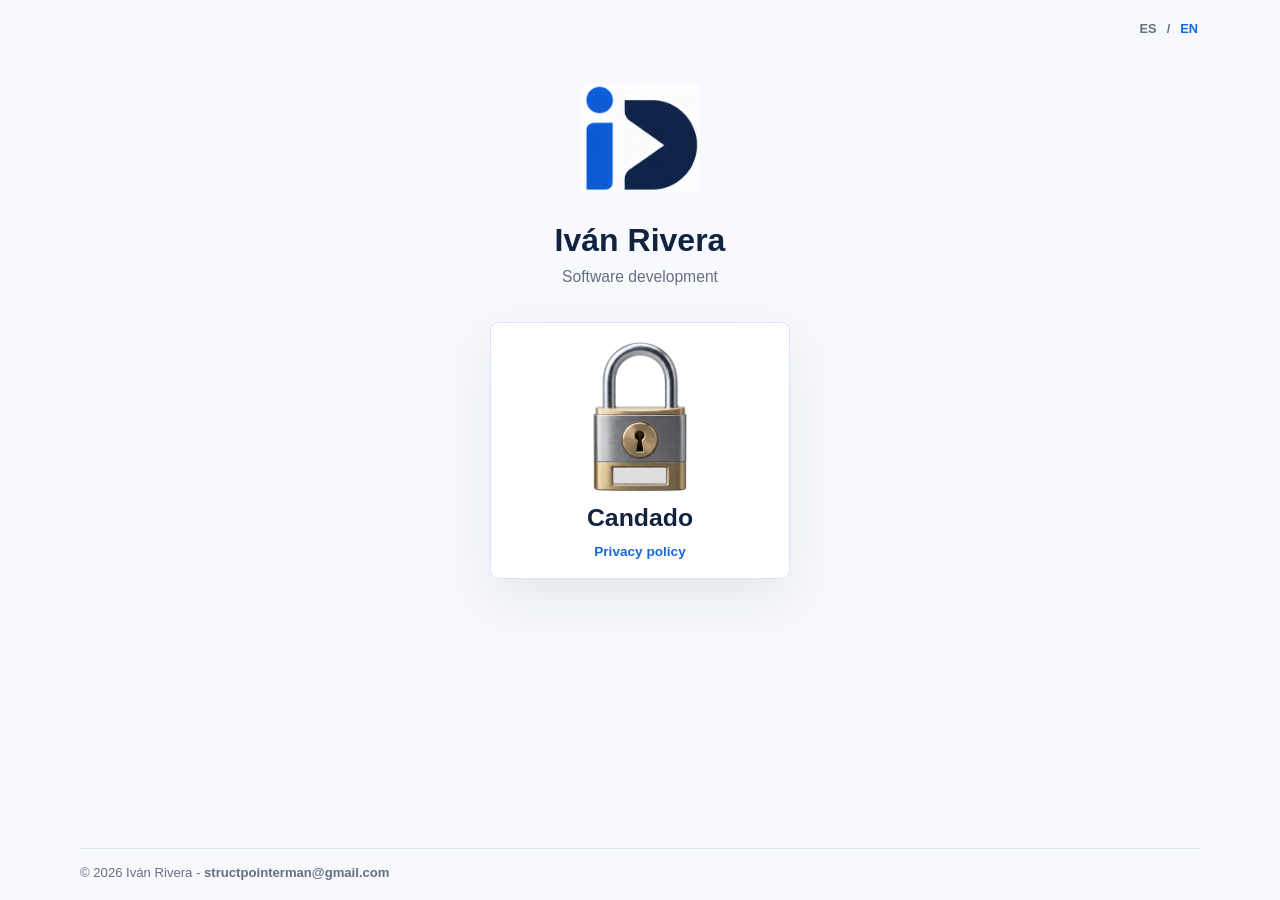
<file: index.html>
<!doctype html>
<html lang="es">
<head>
  <meta charset="utf-8">
  <meta name="viewport" content="width=device-width, initial-scale=1">
  <meta name="description" content="Iván Rivera, desarrollo de software.">
  <title>Iván Rivera | Desarrollo de software</title>
  <link rel="icon" type="image/png" href="idev.png">
  <link rel="stylesheet" href="styles.css">
</head>
<body class="home-page">
  <header class="site-header home-header">
    <div class="language-switch" aria-label="Selector de idioma">
      <button class="language-button is-active" type="button" data-language="es">ES</button>
      <span aria-hidden="true">/</span>
      <button class="language-button" type="button" data-language="en">EN</button>
    </div>
  </header>

  <main>
    <section class="intro" aria-labelledby="page-title">
      <img class="hero-logo" src="idev.png" alt="Logo">
      <h1 id="page-title">Iván Rivera</h1>
      <p class="intro-copy" data-es="Desarrollo de software" data-en="Software development">Desarrollo de software</p>
    </section>

    <section class="apps-section">
      <article class="app-card">
        <div class="app-icon-wrap">
          <img class="app-icon" src="candado.png" alt="Icono de Candado">
        </div>
        <div class="app-details">
          <h3>Candado</h3>
          <a class="privacy-link" href="candado/privacy.html" data-es="Políticas de privacidad" data-en="Privacy policy">Políticas de privacidad</a>
        </div>
      </article>
    </section>
  </main>

  <footer class="site-footer">
    <span>© 2026 Iván Rivera - <a class="email-link" href="#" aria-label="Correo electrónico"></a></span>
  </footer>

  <script src="script.js"></script>
</body>
</html>
</file>
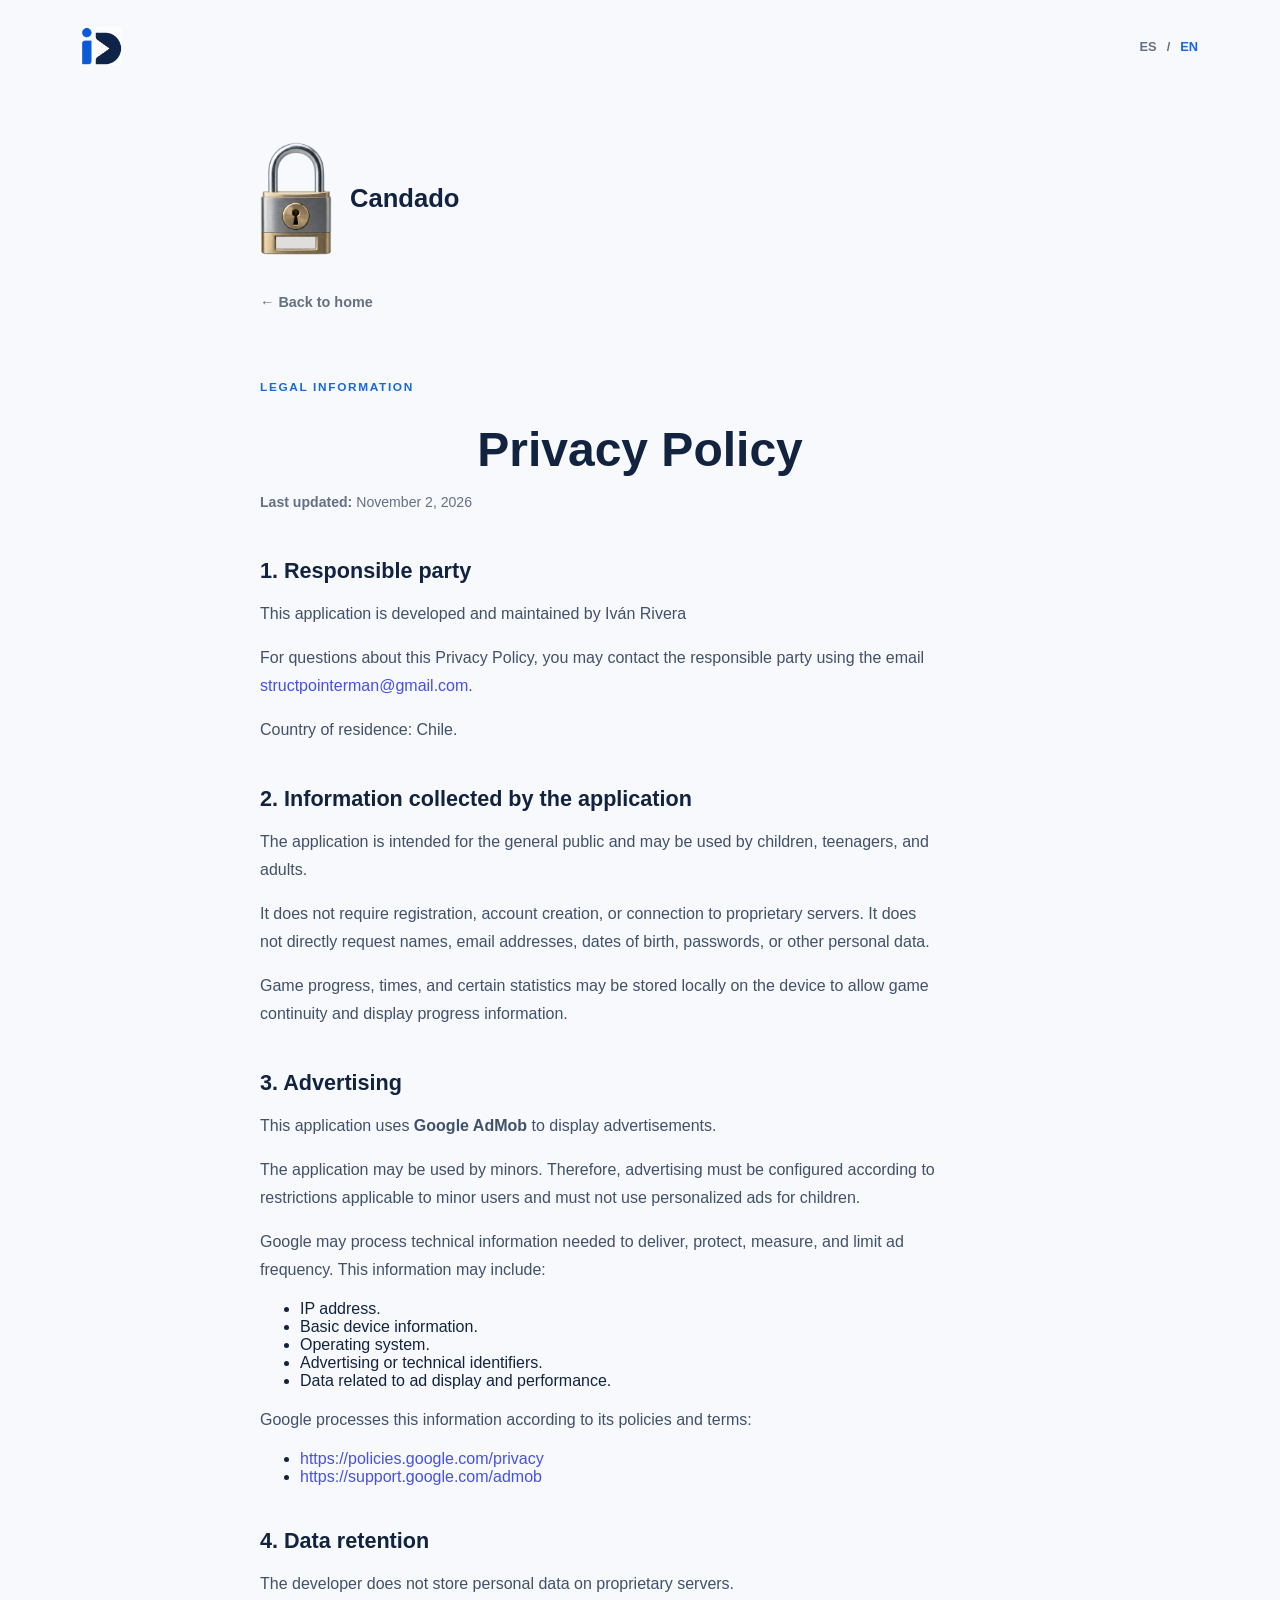
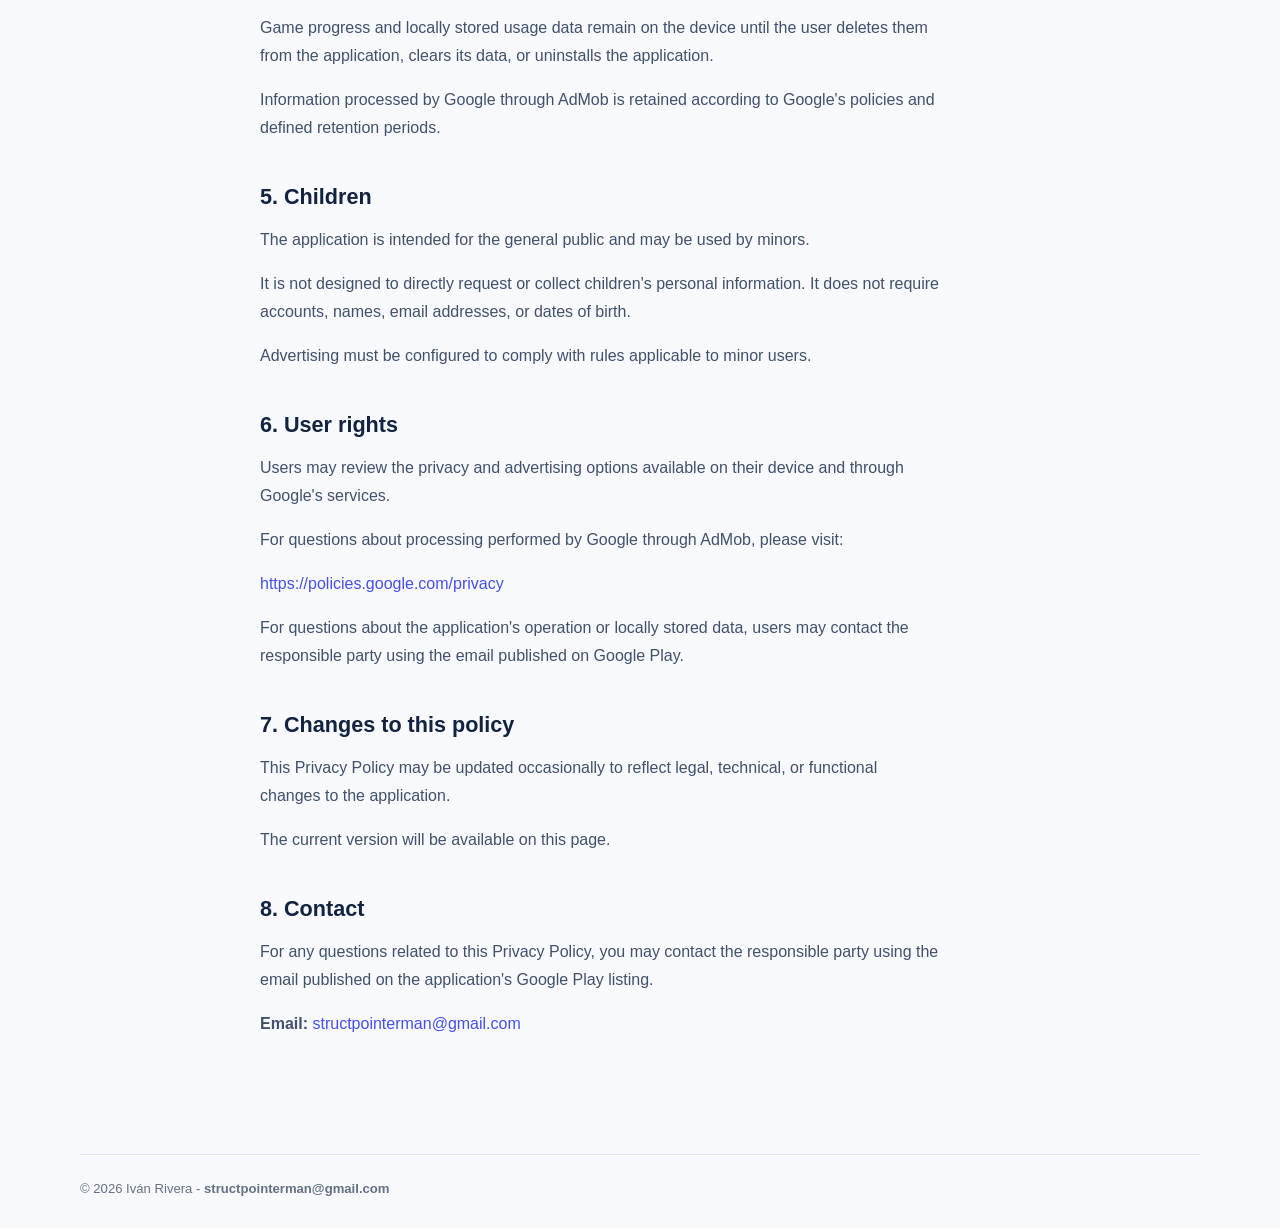
<file: privacy.html>
<!doctype html>
<html lang="es">
<head>
  <meta charset="utf-8">
  <meta name="viewport" content="width=device-width, initial-scale=1">
  <meta name="description" content="Políticas de privacidad de las aplicaciones de Iván Rivera.">
  <title>Políticas de privacidad | Iván Rivera</title>
  <link rel="icon" type="image/png" href="idev.png">
  <link rel="stylesheet" href="styles.css">
</head>
<body>
  <header class="site-header">
    <a class="brand" href="index.html" aria-label="Ir al inicio">
      <img src="idev.png" alt="Logo">
    </a>
    <div class="language-switch" aria-label="Selector de idioma">
      <button class="language-button is-active" type="button" data-language="es">ES</button>
      <span aria-hidden="true">/</span>
      <button class="language-button" type="button" data-language="en">EN</button>
    </div>
  </header>

  <main class="legal-page">
    <div class="privacy-app">
      <img src="candado.png" alt="Icono de Candado">
      <strong>Candado</strong>
    </div>
    <a class="back-link" href="index.html">← <span data-es="Volver al inicio" data-en="Back to home">Volver al inicio</span></a>

    <article class="legal-content" data-content="es">
      <p class="eyebrow">Información legal</p>
      <h1>Política de Privacidad</h1>
      <p class="updated"><strong>Última actualización:</strong> 2 de noviembre de 2026</p>
      <h2>1. Responsable</h2>
      <p>Esta aplicación es desarrollada y mantenida por Iván Rivera.</p>
      <p>Para consultas sobre esta Política de Privacidad, puede contactarse mediante el correo <a class="email-link" href="#" aria-label="Correo electrónico"></a></p>
      <p>País de residencia: Chile.</p>
      <h2>2. Información recopilada por la aplicación</h2>
      <p>La aplicación está destinada al público general y puede ser utilizada por niños, adolescentes y adultos.</p>
      <p>No requiere registro, creación de cuentas ni conexión con servidores propios. Tampoco solicita directamente nombres, correos electrónicos, fechas de nacimiento, contraseñas u otros datos personales.</p>
      <p>El progreso del juego, los tiempos y determinadas estadísticas pueden almacenarse localmente en el dispositivo para permitir la continuidad de la partida y mostrar información de progreso.</p>
      <h2>3. Publicidad</h2>
      <p>Esta aplicación utiliza <strong>Google AdMob</strong> para mostrar anuncios.</p>
      <p>La aplicación puede ser utilizada por menores de edad. Por ello, la publicidad debe configurarse de acuerdo con las restricciones aplicables a usuarios menores y no debe utilizar anuncios personalizados para niños.</p>
      <p>Google puede procesar información técnica necesaria para entregar, proteger, medir y limitar la frecuencia de los anuncios. Esta información puede incluir:</p>
      <ul>
        <li>Dirección IP.</li>
        <li>Información básica del dispositivo.</li>
        <li>Sistema operativo.</li>
        <li>Identificadores publicitarios o técnicos.</li>
        <li>Datos relacionados con la visualización y el rendimiento de los anuncios.</li>
      </ul>
      <p>El tratamiento de esta información es realizado por Google conforme a sus políticas y condiciones:</p>
      <ul>
        <li><a href="https://policies.google.com/privacy" target="_blank" rel="noopener noreferrer">https://policies.google.com/privacy</a></li>
        <li><a href="https://support.google.com/admob" target="_blank" rel="noopener noreferrer">https://support.google.com/admob</a></li>
      </ul>
      <h2>4. Conservación de datos</h2>
      <p>El desarrollador no almacena datos personales en servidores propios.</p>
      <p>El progreso y los datos de uso del juego guardados localmente permanecen en el dispositivo hasta que el usuario los elimine desde la aplicación, borre sus datos o desinstale la aplicación.</p>
      <p>La información procesada por Google mediante AdMob se conserva conforme a las políticas y periodos de retención definidos por Google.</p>
      <h2>5. Menores de edad</h2>
      <p>La aplicación es de público general y puede ser utilizada por menores de edad.</p>
      <p>No está diseñada para solicitar ni recopilar directamente información personal de niños. No requiere cuentas, nombres, correos electrónicos ni fechas de nacimiento.</p>
      <p>La publicidad debe configurarse para cumplir las normas aplicables a usuarios menores de edad.</p>
      <h2>6. Derechos de los usuarios</h2>
      <p>Los usuarios pueden consultar las opciones de privacidad y publicidad disponibles en su dispositivo y en los servicios de Google.</p>
      <p>Para consultas relacionadas con el tratamiento realizado por Google mediante AdMob, pueden consultar:</p>
      <p><a href="https://policies.google.com/privacy" target="_blank" rel="noopener noreferrer">https://policies.google.com/privacy</a></p>
      <p>Para consultas sobre el funcionamiento de la aplicación o los datos almacenados localmente, pueden contactar al responsable mediante el correo publicado en Google Play.</p>
      <h2>7. Cambios en esta política</h2>
      <p>Esta Política de Privacidad puede actualizarse ocasionalmente para reflejar cambios legales, técnicos o funcionales de la aplicación.</p>
      <p>La versión vigente estará disponible en esta misma página.</p>
      <h2>8. Contacto</h2>
      <p>Para cualquier consulta relacionada con esta Política de Privacidad, puede contactar al responsable mediante el correo publicado en la ficha de la aplicación en Google Play.</p>
      <p><strong>Correo electrónico:</strong> <a class="email-link" href="#" aria-label="Correo electrónico"></a></p>
    </article>

    <article class="legal-content is-hidden" data-content="en">
      <p class="eyebrow">Legal information</p>
      <h1>Privacy Policy</h1>
      <p class="updated"><strong>Last updated:</strong> November 2, 2026</p>
      <h2>1. Responsible party</h2>
      <p>This application is developed and maintained by Iván Rivera</p>
      <p>For questions about this Privacy Policy, you may contact the responsible party using the email <a class="email-link" href="#" aria-label="Correo electrónico"></a>.</p>
      <p>Country of residence: Chile.</p>
      <h2>2. Information collected by the application</h2>
      <p>The application is intended for the general public and may be used by children, teenagers, and adults.</p>
      <p>It does not require registration, account creation, or connection to proprietary servers. It does not directly request names, email addresses, dates of birth, passwords, or other personal data.</p>
      <p>Game progress, times, and certain statistics may be stored locally on the device to allow game continuity and display progress information.</p>
      <h2>3. Advertising</h2>
      <p>This application uses <strong>Google AdMob</strong> to display advertisements.</p>
      <p>The application may be used by minors. Therefore, advertising must be configured according to restrictions applicable to minor users and must not use personalized ads for children.</p>
      <p>Google may process technical information needed to deliver, protect, measure, and limit ad frequency. This information may include:</p>
      <ul>
        <li>IP address.</li>
        <li>Basic device information.</li>
        <li>Operating system.</li>
        <li>Advertising or technical identifiers.</li>
        <li>Data related to ad display and performance.</li>
      </ul>
      <p>Google processes this information according to its policies and terms:</p>
      <ul>
        <li><a href="https://policies.google.com/privacy" target="_blank" rel="noopener noreferrer">https://policies.google.com/privacy</a></li>
        <li><a href="https://support.google.com/admob" target="_blank" rel="noopener noreferrer">https://support.google.com/admob</a></li>
      </ul>
      <h2>4. Data retention</h2>
      <p>The developer does not store personal data on proprietary servers.</p>
      <p>Game progress and locally stored usage data remain on the device until the user deletes them from the application, clears its data, or uninstalls the application.</p>
      <p>Information processed by Google through AdMob is retained according to Google's policies and defined retention periods.</p>
      <h2>5. Children</h2>
      <p>The application is intended for the general public and may be used by minors.</p>
      <p>It is not designed to directly request or collect children's personal information. It does not require accounts, names, email addresses, or dates of birth.</p>
      <p>Advertising must be configured to comply with rules applicable to minor users.</p>
      <h2>6. User rights</h2>
      <p>Users may review the privacy and advertising options available on their device and through Google's services.</p>
      <p>For questions about processing performed by Google through AdMob, please visit:</p>
      <p><a href="https://policies.google.com/privacy" target="_blank" rel="noopener noreferrer">https://policies.google.com/privacy</a></p>
      <p>For questions about the application's operation or locally stored data, users may contact the responsible party using the email published on Google Play.</p>
      <h2>7. Changes to this policy</h2>
      <p>This Privacy Policy may be updated occasionally to reflect legal, technical, or functional changes to the application.</p>
      <p>The current version will be available on this page.</p>
      <h2>8. Contact</h2>
      <p>For any questions related to this Privacy Policy, you may contact the responsible party using the email published on the application's Google Play listing.</p>
      <p><strong>Email:</strong> <a class="email-link" href="#" aria-label="Email"></a></p>
    </article>
  </main>

  <footer class="site-footer">
    <span>© 2026 Iván Rivera - <a class="email-link" href="#" aria-label="Correo electrónico"></a></span>
  </footer>

  <script src="script.js"></script>
</body>
</html>
</file>
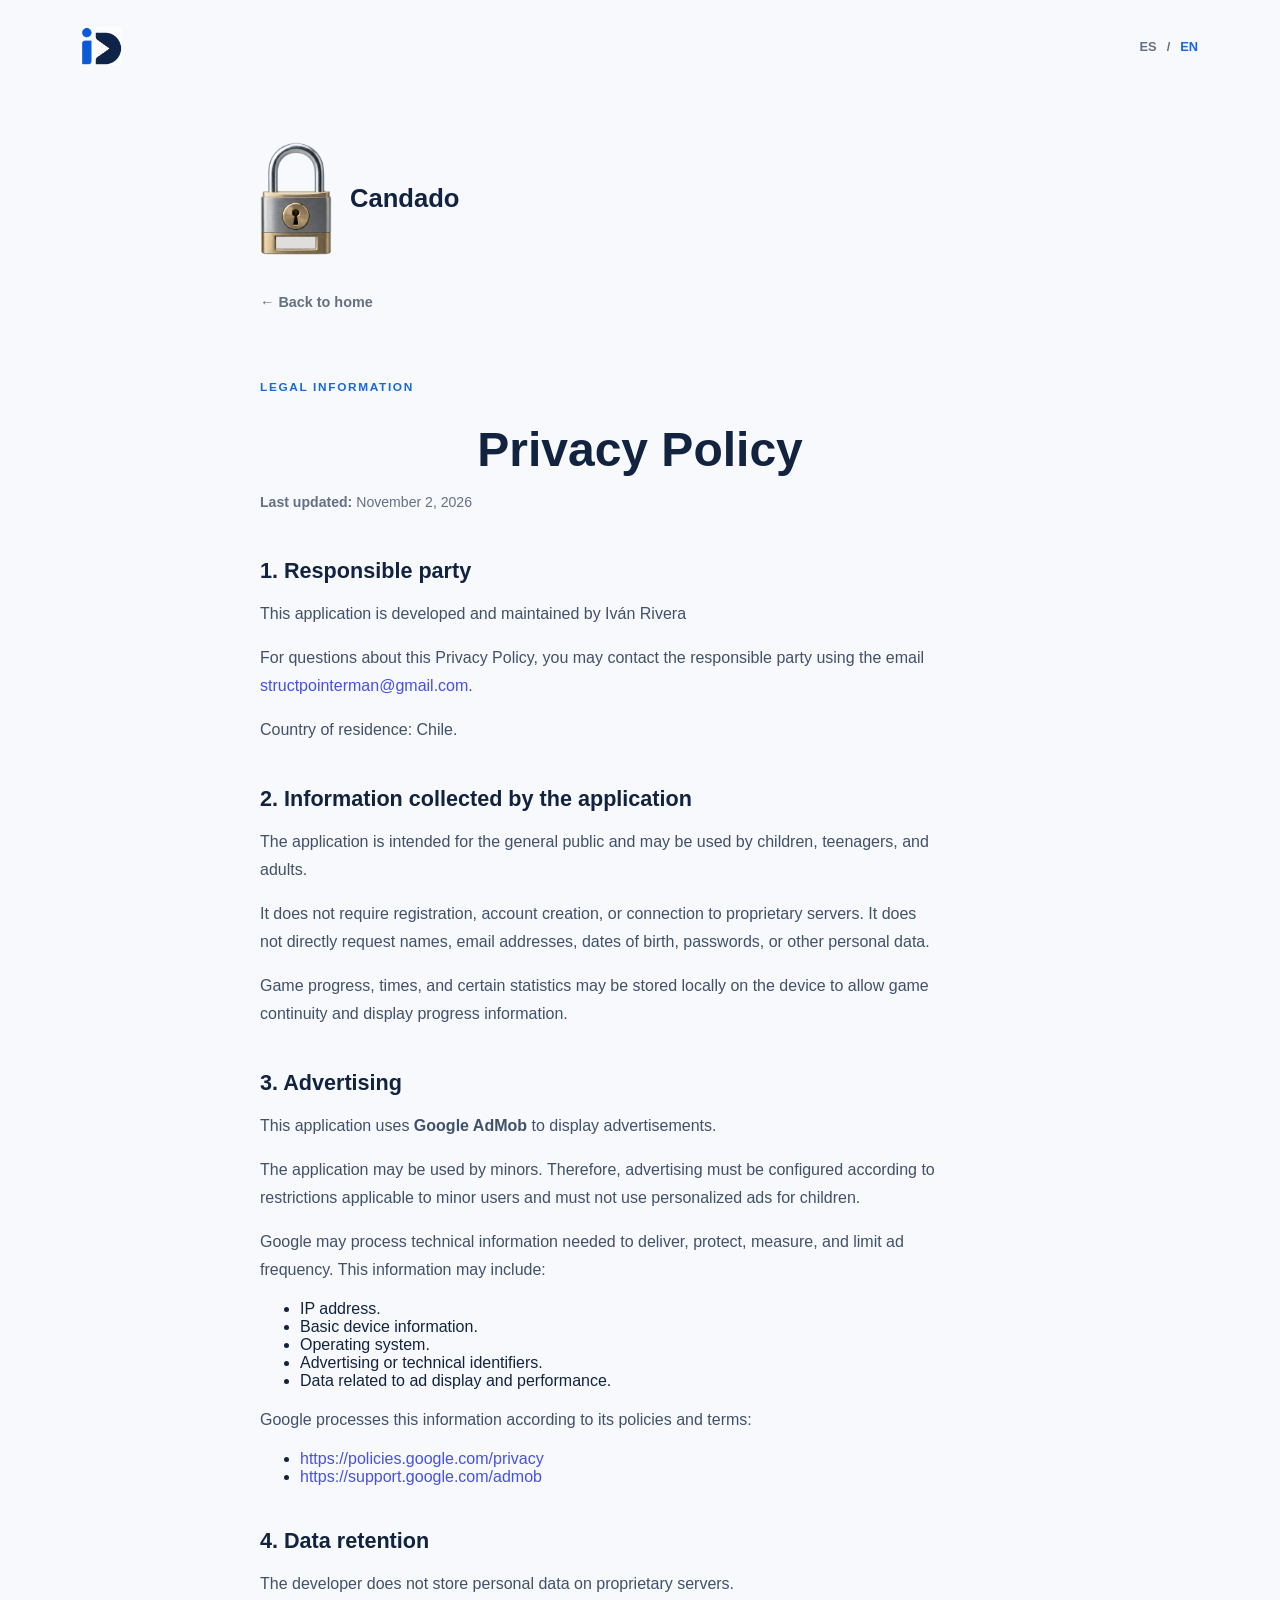
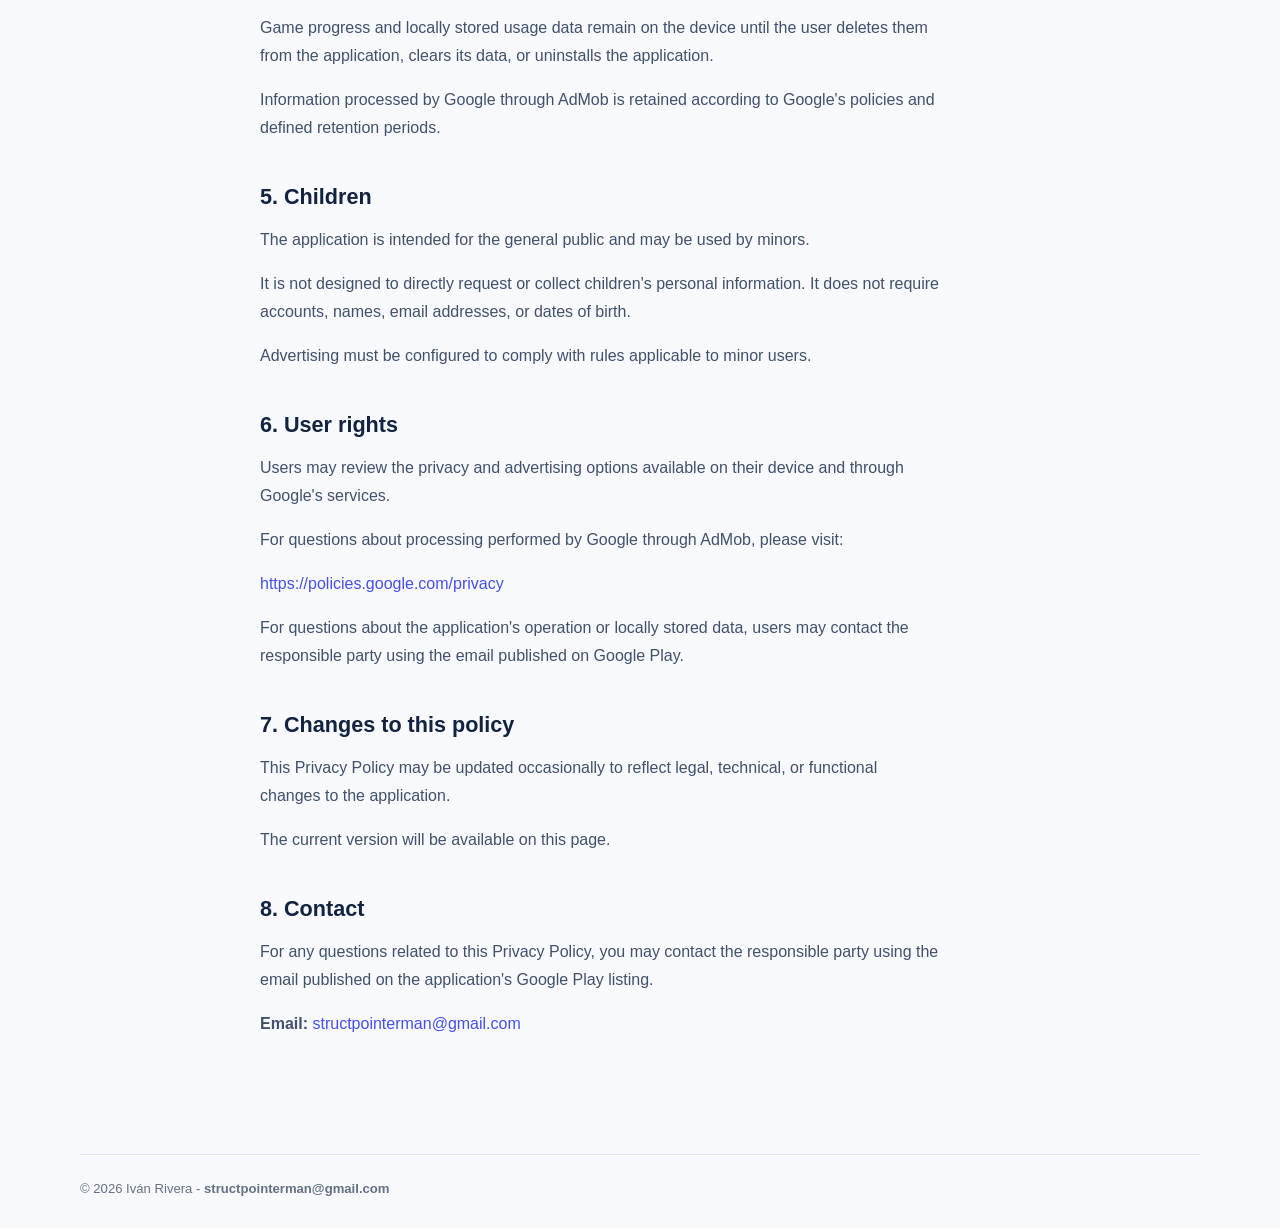
<file: candado/privacy.html>
<!doctype html>
<html lang="es">
<head>
  <meta charset="utf-8">
  <meta name="viewport" content="width=device-width, initial-scale=1">
  <meta name="description" content="Políticas de privacidad de Candado.">
  <title>Políticas de privacidad | Candado</title>
  <link rel="icon" type="image/png" href="../idev.png">
  <link rel="stylesheet" href="../styles.css">
</head>
<body>
  <header class="site-header">
    <a class="brand" href="../index.html" aria-label="Ir al inicio">
      <img src="../idev.png" alt="Logo">
    </a>
    <div class="language-switch" aria-label="Selector de idioma">
      <button class="language-button is-active" type="button" data-language="es">ES</button>
      <span aria-hidden="true">/</span>
      <button class="language-button" type="button" data-language="en">EN</button>
    </div>
  </header>

  <main class="legal-page">
    <div class="privacy-app">
      <img src="../candado.png" alt="Icono de Candado">
      <strong>Candado</strong>
    </div>
    <a class="back-link" href="../index.html">← <span data-es="Volver al inicio" data-en="Back to home">Volver al inicio</span></a>

    <article class="legal-content" data-content="es">
      <p class="eyebrow">Información legal</p>
      <h1>Política de Privacidad</h1>
      <p class="updated"><strong>Última actualización:</strong> 2 de noviembre de 2026</p>
      <h2>1. Responsable</h2>
      <p>Esta aplicación es desarrollada y mantenida por Iván Rivera.</p>
      <p>Para consultas sobre esta Política de Privacidad, puede contactarse mediante el correo <a class="email-link" href="#" aria-label="Correo electrónico"></a></p>
      <p>País de residencia: Chile.</p>
      <h2>2. Información recopilada por la aplicación</h2>
      <p>La aplicación está destinada al público general y puede ser utilizada por niños, adolescentes y adultos.</p>
      <p>No requiere registro, creación de cuentas ni conexión con servidores propios. Tampoco solicita directamente nombres, correos electrónicos, fechas de nacimiento, contraseñas u otros datos personales.</p>
      <p>El progreso del juego, los tiempos y determinadas estadísticas pueden almacenarse localmente en el dispositivo para permitir la continuidad de la partida y mostrar información de progreso.</p>
      <h2>3. Publicidad</h2>
      <p>Esta aplicación utiliza <strong>Google AdMob</strong> para mostrar anuncios.</p>
      <p>La aplicación puede ser utilizada por menores de edad. Por ello, la publicidad debe configurarse de acuerdo con las restricciones aplicables a usuarios menores y no debe utilizar anuncios personalizados para niños.</p>
      <p>Google puede procesar información técnica necesaria para entregar, proteger, medir y limitar la frecuencia de los anuncios. Esta información puede incluir:</p>
      <ul>
        <li>Dirección IP.</li>
        <li>Información básica del dispositivo.</li>
        <li>Sistema operativo.</li>
        <li>Identificadores publicitarios o técnicos.</li>
        <li>Datos relacionados con la visualización y el rendimiento de los anuncios.</li>
      </ul>
      <p>El tratamiento de esta información es realizado por Google conforme a sus políticas y condiciones:</p>
      <ul>
        <li><a href="https://policies.google.com/privacy" target="_blank" rel="noopener noreferrer">https://policies.google.com/privacy</a></li>
        <li><a href="https://support.google.com/admob" target="_blank" rel="noopener noreferrer">https://support.google.com/admob</a></li>
      </ul>
      <h2>4. Conservación de datos</h2>
      <p>El desarrollador no almacena datos personales en servidores propios.</p>
      <p>El progreso y los datos de uso del juego guardados localmente permanecen en el dispositivo hasta que el usuario los elimine desde la aplicación, borre sus datos o desinstale la aplicación.</p>
      <p>La información procesada por Google mediante AdMob se conserva conforme a las políticas y periodos de retención definidos por Google.</p>
      <h2>5. Menores de edad</h2>
      <p>La aplicación es de público general y puede ser utilizada por menores de edad.</p>
      <p>No está diseñada para solicitar ni recopilar directamente información personal de niños. No requiere cuentas, nombres, correos electrónicos ni fechas de nacimiento.</p>
      <p>La publicidad debe configurarse para cumplir las normas aplicables a usuarios menores de edad.</p>
      <h2>6. Derechos de los usuarios</h2>
      <p>Los usuarios pueden consultar las opciones de privacidad y publicidad disponibles en su dispositivo y en los servicios de Google.</p>
      <p>Para consultas relacionadas con el tratamiento realizado por Google mediante AdMob, pueden consultar:</p>
      <p><a href="https://policies.google.com/privacy" target="_blank" rel="noopener noreferrer">https://policies.google.com/privacy</a></p>
      <p>Para consultas sobre el funcionamiento de la aplicación o los datos almacenados localmente, pueden contactar al responsable mediante el correo publicado en Google Play.</p>
      <h2>7. Cambios en esta política</h2>
      <p>Esta Política de Privacidad puede actualizarse ocasionalmente para reflejar cambios legales, técnicos o funcionales de la aplicación.</p>
      <p>La versión vigente estará disponible en esta misma página.</p>
      <h2>8. Contacto</h2>
      <p>Para cualquier consulta relacionada con esta Política de Privacidad, puede contactar al responsable mediante el correo publicado en la ficha de la aplicación en Google Play.</p>
      <p><strong>Correo electrónico:</strong> <a class="email-link" href="#" aria-label="Correo electrónico"></a></p>
    </article>

    <article class="legal-content is-hidden" data-content="en">
      <p class="eyebrow">Legal information</p>
      <h1>Privacy Policy</h1>
      <p class="updated"><strong>Last updated:</strong> November 2, 2026</p>
      <h2>1. Responsible party</h2>
      <p>This application is developed and maintained by Iván Rivera</p>
      <p>For questions about this Privacy Policy, you may contact the responsible party using the email <a class="email-link" href="#" aria-label="Correo electrónico"></a>.</p>
      <p>Country of residence: Chile.</p>
      <h2>2. Information collected by the application</h2>
      <p>The application is intended for the general public and may be used by children, teenagers, and adults.</p>
      <p>It does not require registration, account creation, or connection to proprietary servers. It does not directly request names, email addresses, dates of birth, passwords, or other personal data.</p>
      <p>Game progress, times, and certain statistics may be stored locally on the device to allow game continuity and display progress information.</p>
      <h2>3. Advertising</h2>
      <p>This application uses <strong>Google AdMob</strong> to display advertisements.</p>
      <p>The application may be used by minors. Therefore, advertising must be configured according to restrictions applicable to minor users and must not use personalized ads for children.</p>
      <p>Google may process technical information needed to deliver, protect, measure, and limit ad frequency. This information may include:</p>
      <ul>
        <li>IP address.</li>
        <li>Basic device information.</li>
        <li>Operating system.</li>
        <li>Advertising or technical identifiers.</li>
        <li>Data related to ad display and performance.</li>
      </ul>
      <p>Google processes this information according to its policies and terms:</p>
      <ul>
        <li><a href="https://policies.google.com/privacy" target="_blank" rel="noopener noreferrer">https://policies.google.com/privacy</a></li>
        <li><a href="https://support.google.com/admob" target="_blank" rel="noopener noreferrer">https://support.google.com/admob</a></li>
      </ul>
      <h2>4. Data retention</h2>
      <p>The developer does not store personal data on proprietary servers.</p>
      <p>Game progress and locally stored usage data remain on the device until the user deletes them from the application, clears its data, or uninstalls the application.</p>
      <p>Information processed by Google through AdMob is retained according to Google's policies and defined retention periods.</p>
      <h2>5. Children</h2>
      <p>The application is intended for the general public and may be used by minors.</p>
      <p>It is not designed to directly request or collect children's personal information. It does not require accounts, names, email addresses, or dates of birth.</p>
      <p>Advertising must be configured to comply with rules applicable to minor users.</p>
      <h2>6. User rights</h2>
      <p>Users may review the privacy and advertising options available on their device and through Google's services.</p>
      <p>For questions about processing performed by Google through AdMob, please visit:</p>
      <p><a href="https://policies.google.com/privacy" target="_blank" rel="noopener noreferrer">https://policies.google.com/privacy</a></p>
      <p>For questions about the application's operation or locally stored data, users may contact the responsible party using the email published on Google Play.</p>
      <h2>7. Changes to this policy</h2>
      <p>This Privacy Policy may be updated occasionally to reflect legal, technical, or functional changes to the application.</p>
      <p>The current version will be available on this page.</p>
      <h2>8. Contact</h2>
      <p>For any questions related to this Privacy Policy, you may contact the responsible party using the email published on the application's Google Play listing.</p>
      <p><strong>Email:</strong> <a class="email-link" href="#" aria-label="Email"></a></p>
    </article>
  </main>

  <footer class="site-footer">
    <span>© 2026 Iván Rivera - <a class="email-link" href="#" aria-label="Correo electrónico"></a></span>
  </footer>

  <script src="../script.js"></script>
</body>
</html>
</file>
<file: styles.css>
:root {
  --ink: #12233f;
  --muted: #647083;
  --blue: #1768d8;
  --blue-soft: #eaf2ff;
  --line: #dce4ef;
  --paper: #f7f9fc;
  --white: #ffffff;
  --shadow: 0 20px 50px rgba(18, 35, 63, 0.08);
}

* { box-sizing: border-box; }

a {
  text-decoration: none;
  color: #464feb;
}

tr th, tr td { border: 1px solid #e6e6e6; }
tr th { background-color: #f5f5f5; }

body {
  min-width: 320px;
  min-height: 100vh;
  margin: 0;
  display: flex;
  flex-direction: column;
  color: var(--ink);
  background: var(--paper);
  font-family: Arial, sans-serif;
}

.site-header,
.site-footer {
  width: min(1120px, calc(100% - 48px));
  margin: 0 auto;
}

.site-header {
  min-height: 92px;
  display: flex;
  align-items: center;
  justify-content: space-between;
}
.home-header { justify-content: flex-end; }
.home-page .site-header { min-height: 56px; }

.brand,
.header-link,
.site-footer a,
.back-link { color: inherit; text-decoration: none; }

.brand { display: inline-flex; align-items: center; }
.brand img { width: 42px; height: 42px; object-fit: contain; }
.header-link { color: var(--muted); font-size: .9rem; font-weight: 600; }
.header-link:hover, .site-footer a:hover, .back-link:hover { color: var(--blue); }

main { flex: 1; }
.intro, .apps-section, .legal-page { width: min(900px, calc(100% - 48px)); margin: 0 auto; }
.intro { padding: clamp(64px, 11vh, 120px) 0 100px; display: flex; flex-direction: column; align-items: center; text-align: center; }
.eyebrow { margin: 0 0 16px; color: var(--blue); font-size: .74rem; font-weight: 700; letter-spacing: .14em; text-transform: uppercase; }
h1, h2, h3 { margin: 0; font-family: Arial, sans-serif; }
h1 { width: fit-content; max-width: 100%; margin: 32px auto 0; text-align: center; font-size: clamp(1.45rem, 3vw, 2rem); line-height: 1; font-weight: 600; }
.hero-logo { display: block; width: min(180px, 42vw); height: auto; margin: 0 auto; }
.intro-copy { margin: 12px 0 0; color: var(--muted); font-size: .98rem; }
.apps-section { padding-bottom: 110px; text-align: center; }
.section-heading { margin-bottom: 26px; }
h2 { font-size: clamp(1.7rem, 3vw, 2.3rem); }
.app-card { width: min(100%, 300px); margin: 0 auto; display: flex; flex-direction: column; align-items: center; gap: 18px; padding: 28px; border: 1px solid var(--line); border-radius: 8px; background: var(--white); box-shadow: var(--shadow); }
.app-icon-wrap { width: 140px; flex: 0 0 auto; display: grid; place-items: center; }
.app-icon { display: block; width: 100%; height: auto; }
.app-details { text-align: center; }
h3 { font-size: 1.55rem; }
.privacy-link { display: inline-block; margin-top: 12px; color: var(--blue); font-size: .85rem; font-weight: 600; text-decoration: none; }
.privacy-link:hover { text-decoration: underline; }
.site-footer { display: flex; justify-content: space-between; gap: 20px; padding: 26px 0 32px; border-top: 1px solid var(--line); color: var(--muted); font-size: .82rem; }
.site-footer a { font-weight: 600; }

.home-page .intro { padding: 28px 0 36px; }
.home-page .hero-logo { width: 120px; }
.home-page .apps-section { padding-bottom: 36px; }
.home-page .app-card { padding: 18px; gap: 12px; }
.home-page .app-icon-wrap { width: 96px; }
.home-page .site-footer { padding-top: 16px; padding-bottom: 20px; }

.legal-page { max-width: 760px; padding: 50px 0 100px; }
.privacy-app { display: flex; align-items: center; gap: 18px; margin-bottom: 38px; }
.privacy-app img { display: block; width: 72px; height: auto; }
.privacy-app strong { font-size: 1.6rem; }
.back-link { display: inline-block; margin-bottom: 70px; color: var(--muted); font-size: .9rem; font-weight: 600; }
.legal-content h1 { max-width: 620px; font-size: clamp(2rem, 4vw, 3rem); }
.updated { margin: 20px 0 48px; color: var(--muted); font-size: .88rem; }
.legal-content h2 { margin: 42px 0 12px; font-size: 1.35rem; }
.legal-content p:not(.eyebrow):not(.updated) { max-width: 680px; color: #41516a; line-height: 1.75; }
.is-hidden { display: none; }
.language-switch { display: flex; align-items: center; gap: 8px; color: var(--muted); font-size: .8rem; font-weight: 700; }
.language-button { padding: 5px 2px; border: 0; color: var(--muted); background: transparent; cursor: pointer; font: inherit; }
.language-button.is-active { color: var(--blue); }

@media (max-width: 600px) {
  .site-footer, .intro, .apps-section, .legal-page { width: min(100% - 32px, 900px); }
  .intro { padding-top: 78px; padding-bottom: 78px; }
  .app-card { gap: 16px; padding: 22px; }
  .app-icon-wrap { width: 132px; }
  h3 { font-size: 1.25rem; }
  .legal-page { padding-top: 36px; }
  .back-link { margin-bottom: 52px; }
}
</file>
